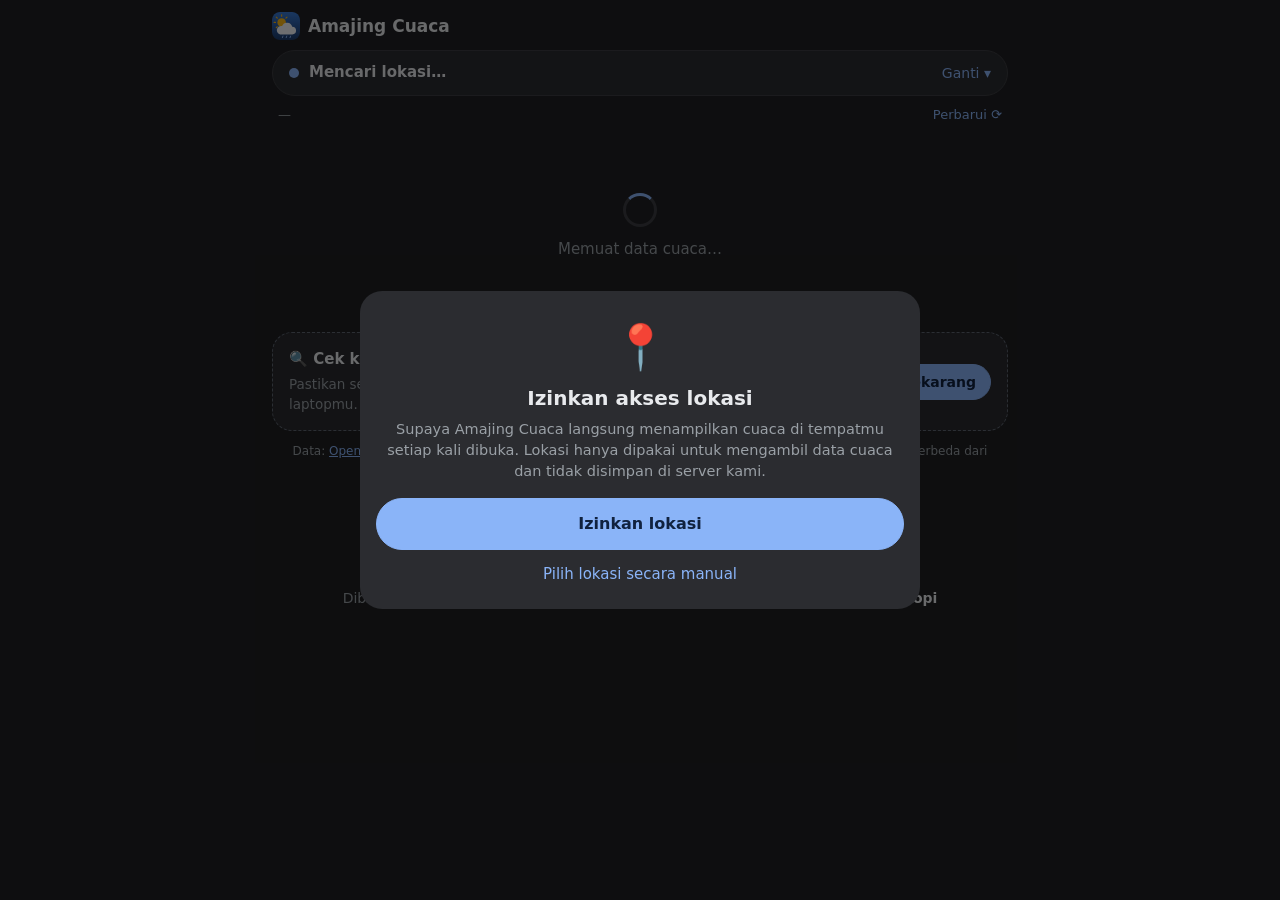
<file: index.html>
<!DOCTYPE html>
<html lang="id">
<head>
  <meta charset="utf-8">
  <meta name="robots" content="noindex, nofollow">
  <meta name="viewport" content="width=device-width, initial-scale=1, viewport-fit=cover">
  <title>Amajing Cuaca — Prakiraan Cuaca 7 Hari</title>
  <meta name="description" content="Prakiraan cuaca 7 hari, hujan per 15 menit, angin, kelembapan, dan kualitas udara (ISPU) di lokasimu. Dari Amajing Labs.">
  <meta name="theme-color" content="#1f2023">
  <meta name="apple-mobile-web-app-capable" content="yes">
  <meta name="mobile-web-app-capable" content="yes">
  <meta name="apple-mobile-web-app-status-bar-style" content="black-translucent">
  <meta name="apple-mobile-web-app-title" content="Amajing Cuaca">
  <link rel="manifest" href="manifest.json">
  <link rel="icon" href="brand/ikon.svg" type="image/svg+xml">
  <link rel="apple-touch-icon" href="brand/apple-touch-icon.png">
  <link rel="preconnect" href="https://api.open-meteo.com" crossorigin>
  <link rel="preconnect" href="https://air-quality-api.open-meteo.com" crossorigin>
  <link rel="dns-prefetch" href="https://api.bigdatacloud.net">
  <link rel="stylesheet" href="style.css">
  <script src="compat.js" defer></script>
  <script type="module" src="app.js"></script>
</head>
<body>

<header class="top">
  <div class="brandbar">
    <img src="brand/ikon.svg" alt="" class="appicon">
    <span class="appname">Amajing Cuaca</span>
    <button id="installBtn" class="pill" hidden>⬇️ Pasang</button>
  </div>
  <button id="locBtn" class="locbar" aria-label="Ganti lokasi">
    <span class="locdot" id="locDot"></span>
    <span class="locname" id="locName">Mencari lokasi…</span>
    <span class="locedit">Ganti ▾</span>
  </button>
  <div class="updated">
    <span id="updatedTxt">—</span>
    <button id="refreshBtn" class="linkbtn">Perbarui ⟳</button>
  </div>
</header>

<main id="app">
  <div id="loading" class="loading"><div class="spin"></div>Memuat data cuaca…</div>
  <div id="errorBox" class="card error" hidden></div>

  <div id="content" hidden>
    <!-- Hujan dalam beberapa jam ke depan -->
    <section class="card" id="nowcast"></section>

    <!-- Sekarang -->
    <section class="card hero" id="hero"></section>

    <!-- Prakiraan 7 hari -->
    <section class="card">
      <h2 class="sec">Prakiraan 7 hari</h2>
      <div id="days" class="days"></div>
    </section>

    <!-- Detail per jam untuk hari terpilih -->
    <section class="card">
      <h2 class="sec" id="hourTitle">Per jam</h2>
      <div class="hscroll" data-sync id="hourly"></div>
    </section>

    <section class="card acc-wrap">
      <details class="acc" id="accRain" open>
        <summary><span class="ico">🌧️</span><b>Curah hujan</b><span class="sumval" id="sumRain"></span></summary>
        <div class="accbody" id="bodyRain"></div>
      </details>
      <details class="acc" id="accWind" open>
        <summary><span class="ico">💨</span><b>Angin</b><span class="sumval" id="sumWind"></span></summary>
        <div class="accbody" id="bodyWind"></div>
      </details>
      <details class="acc" id="accHum" open>
        <summary><span class="ico">💧</span><b>Kelembapan</b><span class="sumval" id="sumHum"></span></summary>
        <div class="accbody" id="bodyHum"></div>
      </details>
      <details class="acc" id="accAir" open>
        <summary><span class="ico">🍃</span><b>Kualitas udara</b><span class="sumval" id="sumAir"></span></summary>
        <div class="accbody" id="bodyAir"></div>
      </details>
    </section>

    <section class="card">
      <h2 class="sec">Info lain hari ini</h2>
      <div class="grid4" id="extra"></div>
    </section>
  </div>

  <section class="card compat-card">
    <div>
      <b>🔍 Cek kompatibilitas HP-mu — gratis</b>
      <p>Pastikan semua fitur (GPS, mode offline, pasang aplikasi) berfungsi di HP atau laptopmu.</p>
    </div>
    <button id="compatBtn" class="pill strong">Cek sekarang</button>
  </section>

  <p class="source">Data: <a href="https://open-meteo.com/" target="_blank" rel="noopener">Open-Meteo</a> (cuaca &amp; kualitas udara, model global) · Nama lokasi: <a href="https://www.bigdatacloud.com/" target="_blank" rel="noopener">BigDataCloud</a>. Prakiraan bisa berbeda dari kondisi nyata.</p>
</main>

<div class="install-bottom" id="installBottom">
  <button id="installBtn2" class="pill strong">⬇️ Instal aplikasi di HP / laptop</button>
  <p>Gratis, ringan, dan bisa dibuka langsung dari layar utama.</p>
</div>

<footer class="foot">
  Dibuat oleh<img class="logo-inline" src="brand/logo-kecil-gelap.svg" alt="Amajing Labs">
  <span class="dot">·</span>
  <a href="https://forms.gle/fZAtNMCwKqhQhgpKA" target="_blank" rel="noopener">💬 Kirim masukan</a>
  <span class="dot">·</span>
  <a href="panduan.html">📖 Panduan</a>
  <span class="dot">·</span>
  <a href="https://saweria.co/amajinglabs" target="_blank" rel="noopener">☕ Traktir kopi</a>
</footer>

<!-- Lembar pilih lokasi -->
<div class="sheet-bg" id="sheetBg" hidden>
  <div class="sheet" role="dialog" aria-modal="true" aria-labelledby="sheetTitle">
    <div class="sheet-head">
      <h3 id="sheetTitle">Pilih lokasi</h3>
      <button class="x" id="sheetClose" aria-label="Tutup">✕</button>
    </div>
    <p class="sheet-msg" id="sheetMsg" hidden></p>
    <button class="gpsbtn" id="gpsBtn">📍 Gunakan lokasi saya sekarang (GPS)</button>
    <div class="search">
      <input id="searchInput" type="search" placeholder="Cari kota / kecamatan / desa…" autocomplete="off" enterkeyhint="search">
    </div>
    <ul class="plist" id="searchResults"></ul>
    <h4 class="ptitle">⭐ Favorit</h4>
    <ul class="plist" id="favList"></ul>
    <h4 class="ptitle">🕘 Pernah dikunjungi</h4>
    <ul class="plist" id="histList"></ul>
  </div>
</div>

<!-- Permintaan izin lokasi (pertama kali dibuka) -->
<div class="sheet-bg" id="permBg" hidden>
  <div class="sheet perm" role="dialog" aria-modal="true" aria-labelledby="permTitle">
    <div class="permicon">📍</div>
    <h3 id="permTitle">Izinkan akses lokasi</h3>
    <p>Supaya Amajing Cuaca langsung menampilkan cuaca di tempatmu setiap kali dibuka. Lokasi hanya dipakai untuk mengambil data cuaca dan tidak disimpan di server kami.</p>
    <button class="pill strong" id="permAllow">Izinkan lokasi</button>
    <button class="linkbtn" id="permManual">Pilih lokasi secara manual</button>
  </div>
</div>

<div class="toast" id="toast" hidden></div>
</body>
</html>
</file>
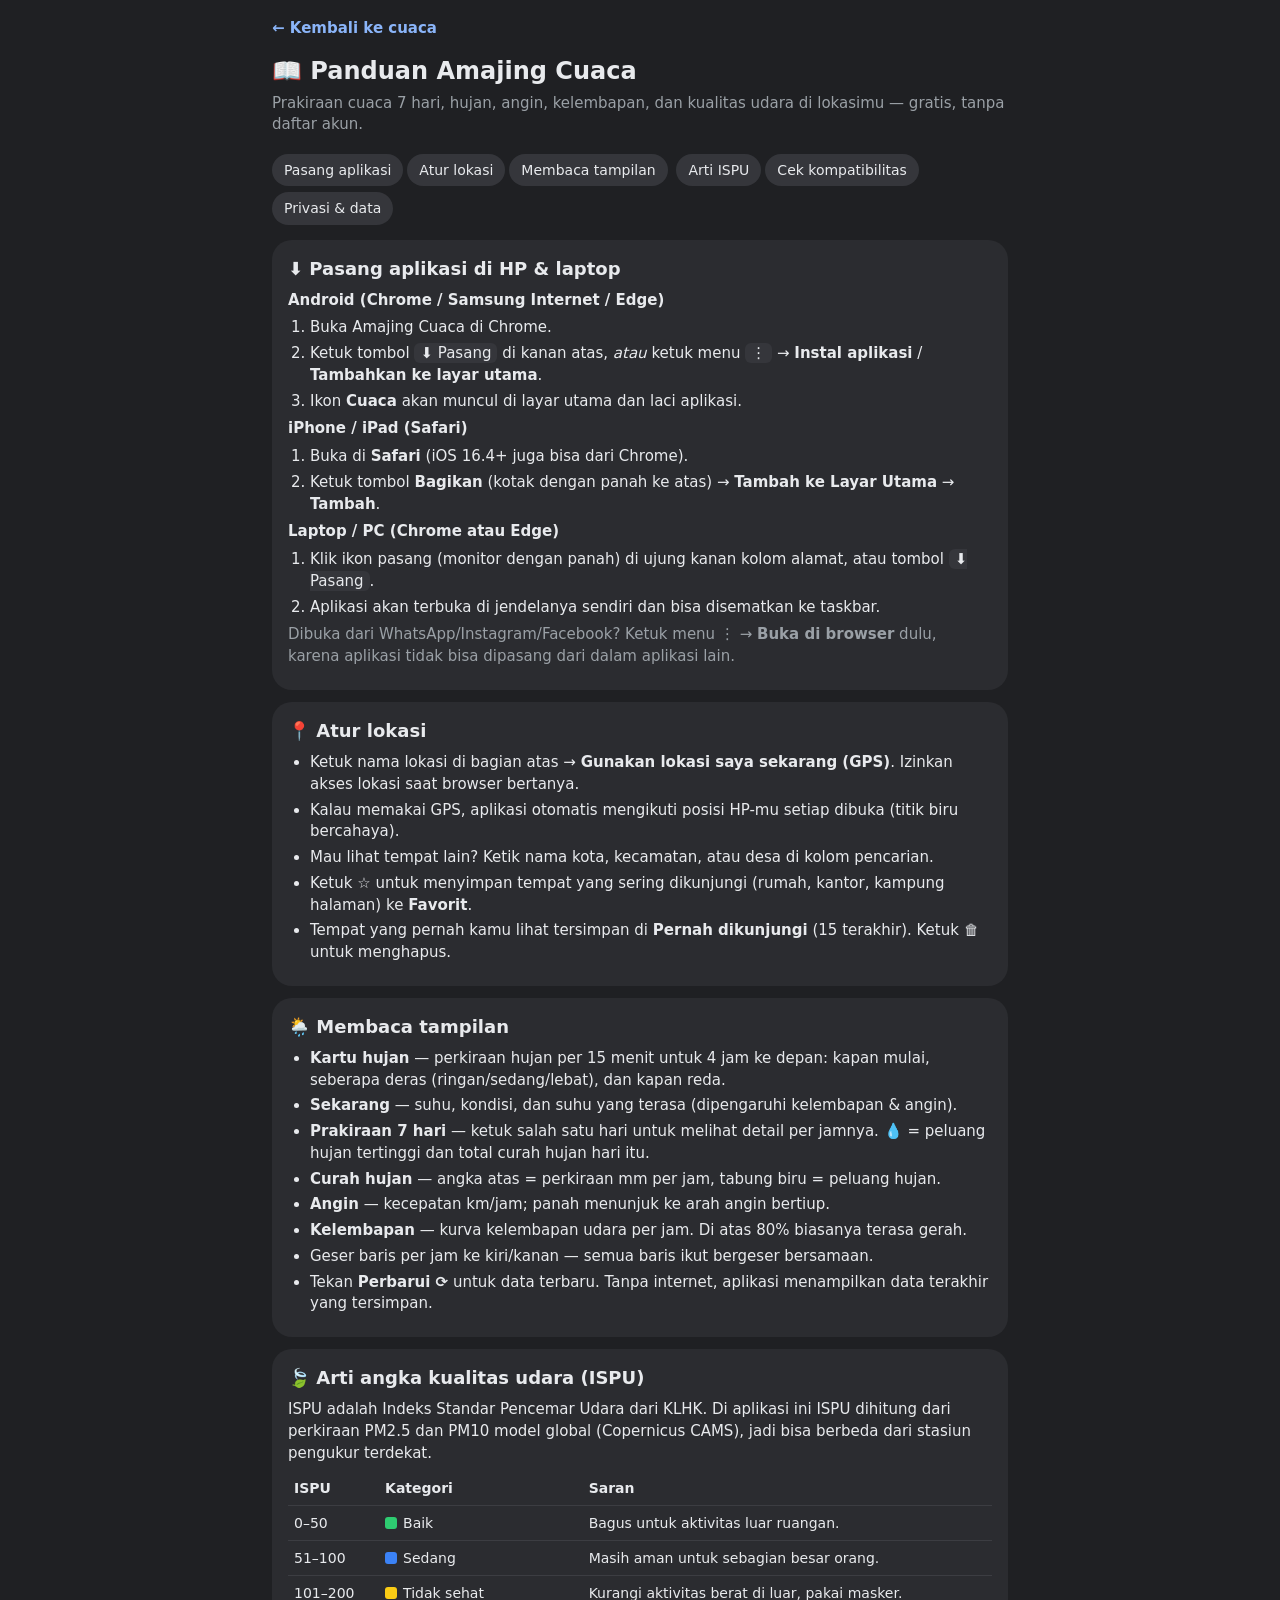
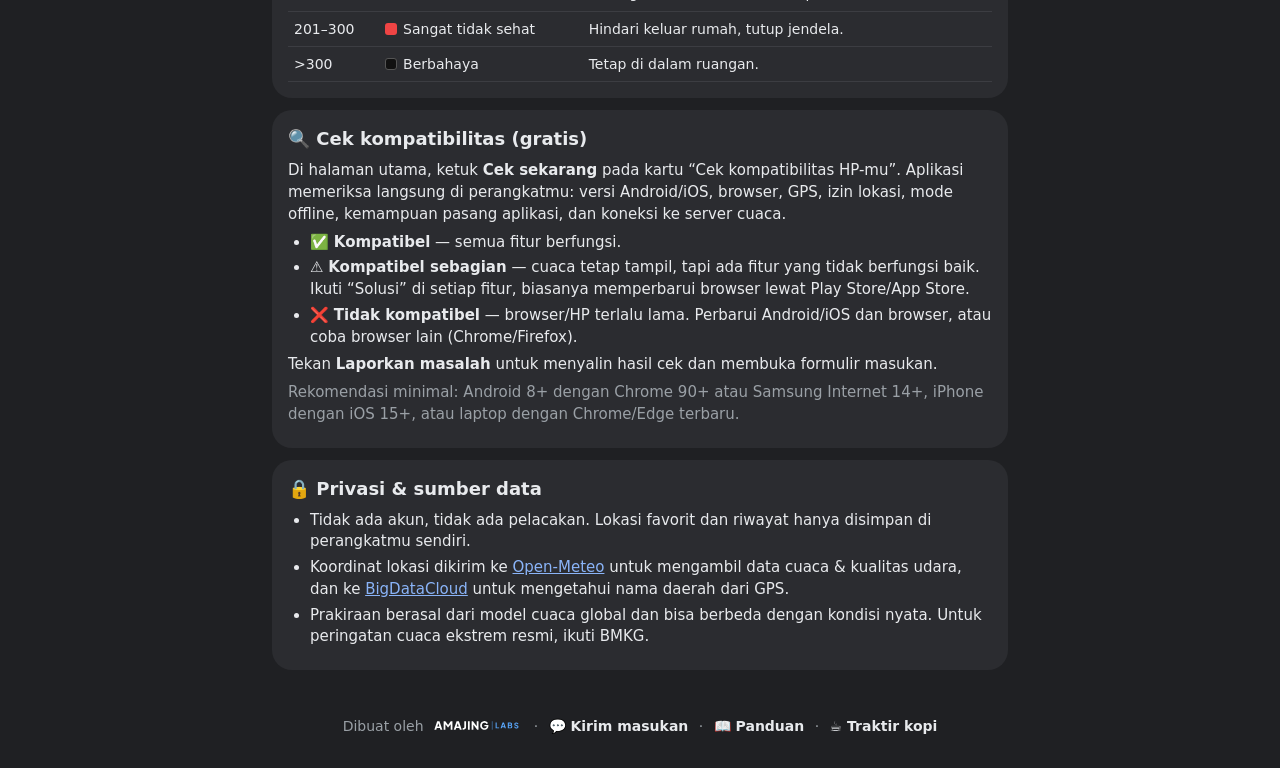
<file: panduan.html>
<!DOCTYPE html>
<html lang="id">
<head>
  <meta charset="utf-8">
  <meta name="robots" content="noindex, nofollow">
  <meta name="viewport" content="width=device-width, initial-scale=1, viewport-fit=cover">
  <title>Panduan — Amajing Cuaca</title>
  <meta name="theme-color" content="#1f2023">
  <link rel="icon" href="brand/ikon.svg" type="image/svg+xml">
  <link rel="manifest" href="manifest.json">
  <link rel="stylesheet" href="style.css">
  <style>
    .doc { max-width: 760px; margin: 0 auto; padding: 12px; }
    .doc h1 { font-size: 24px; margin: 8px 0 4px; }
    .doc h2 { font-size: 18px; margin: 0 0 8px; }
    .doc ol, .doc ul { padding-left: 22px; margin: 6px 0; }
    .doc li { margin: 4px 0; }
    .doc .card p { margin: 6px 0; }
    .back { display: inline-block; margin: 6px 0; text-decoration: none; font-weight: 600; }
    .toc a { display: inline-block; margin: 3px 4px 3px 0; padding: 6px 12px; background: var(--card2); border-radius: 999px; text-decoration: none; color: var(--text); font-size: 14px; }
    table.t { width: 100%; border-collapse: collapse; font-size: 14px; }
    table.t td, table.t th { border-bottom: 1px solid var(--line); padding: 7px 6px; text-align: left; vertical-align: top; }
    .sw { display: inline-block; width: 12px; height: 12px; border-radius: 3px; vertical-align: -1px; margin-right: 6px; }
    kbd { background: var(--card2); border-radius: 6px; padding: 1px 6px; font: inherit; }
  </style>
</head>
<body>
<div class="doc">
  <a class="back" href="index.html">← Kembali ke cuaca</a>
  <h1>📖 Panduan Amajing Cuaca</h1>
  <p style="color:var(--muted);margin-top:0">Prakiraan cuaca 7 hari, hujan, angin, kelembapan, dan kualitas udara di lokasimu — gratis, tanpa daftar akun.</p>
  <nav class="toc">
    <a href="#pasang">Pasang aplikasi</a><a href="#lokasi">Atur lokasi</a><a href="#baca">Membaca tampilan</a>
    <a href="#ispu">Arti ISPU</a><a href="#kompatibel">Cek kompatibilitas</a><a href="#privasi">Privasi &amp; data</a>
  </nav>

  <section class="card" id="pasang">
    <h2>⬇️ Pasang aplikasi di HP &amp; laptop</h2>
    <p><b>Android (Chrome / Samsung Internet / Edge)</b></p>
    <ol>
      <li>Buka Amajing Cuaca di Chrome.</li>
      <li>Ketuk tombol <kbd>⬇️ Pasang</kbd> di kanan atas, <i>atau</i> ketuk menu <kbd>⋮</kbd> → <b>Instal aplikasi</b> / <b>Tambahkan ke layar utama</b>.</li>
      <li>Ikon <b>Cuaca</b> akan muncul di layar utama dan laci aplikasi.</li>
    </ol>
    <p><b>iPhone / iPad (Safari)</b></p>
    <ol>
      <li>Buka di <b>Safari</b> (iOS 16.4+ juga bisa dari Chrome).</li>
      <li>Ketuk tombol <b>Bagikan</b> (kotak dengan panah ke atas) → <b>Tambah ke Layar Utama</b> → <b>Tambah</b>.</li>
    </ol>
    <p><b>Laptop / PC (Chrome atau Edge)</b></p>
    <ol>
      <li>Klik ikon pasang (monitor dengan panah) di ujung kanan kolom alamat, atau tombol <kbd>⬇️ Pasang</kbd>.</li>
      <li>Aplikasi akan terbuka di jendelanya sendiri dan bisa disematkan ke taskbar.</li>
    </ol>
    <p style="color:var(--muted)">Dibuka dari WhatsApp/Instagram/Facebook? Ketuk menu ⋮ → <b>Buka di browser</b> dulu, karena aplikasi tidak bisa dipasang dari dalam aplikasi lain.</p>
  </section>

  <section class="card" id="lokasi">
    <h2>📍 Atur lokasi</h2>
    <ul>
      <li>Ketuk nama lokasi di bagian atas → <b>Gunakan lokasi saya sekarang (GPS)</b>. Izinkan akses lokasi saat browser bertanya.</li>
      <li>Kalau memakai GPS, aplikasi otomatis mengikuti posisi HP-mu setiap dibuka (titik biru bercahaya).</li>
      <li>Mau lihat tempat lain? Ketik nama kota, kecamatan, atau desa di kolom pencarian.</li>
      <li>Ketuk <b>☆</b> untuk menyimpan tempat yang sering dikunjungi (rumah, kantor, kampung halaman) ke <b>Favorit</b>.</li>
      <li>Tempat yang pernah kamu lihat tersimpan di <b>Pernah dikunjungi</b> (15 terakhir). Ketuk 🗑 untuk menghapus.</li>
    </ul>
  </section>

  <section class="card" id="baca">
    <h2>🌦️ Membaca tampilan</h2>
    <ul>
      <li><b>Kartu hujan</b> — perkiraan hujan per 15 menit untuk 4 jam ke depan: kapan mulai, seberapa deras (ringan/sedang/lebat), dan kapan reda.</li>
      <li><b>Sekarang</b> — suhu, kondisi, dan suhu yang terasa (dipengaruhi kelembapan &amp; angin).</li>
      <li><b>Prakiraan 7 hari</b> — ketuk salah satu hari untuk melihat detail per jamnya. 💧 = peluang hujan tertinggi dan total curah hujan hari itu.</li>
      <li><b>Curah hujan</b> — angka atas = perkiraan mm per jam, tabung biru = peluang hujan.</li>
      <li><b>Angin</b> — kecepatan km/jam; panah menunjuk ke arah angin bertiup.</li>
      <li><b>Kelembapan</b> — kurva kelembapan udara per jam. Di atas 80% biasanya terasa gerah.</li>
      <li>Geser baris per jam ke kiri/kanan — semua baris ikut bergeser bersamaan.</li>
      <li>Tekan <b>Perbarui ⟳</b> untuk data terbaru. Tanpa internet, aplikasi menampilkan data terakhir yang tersimpan.</li>
    </ul>
  </section>

  <section class="card" id="ispu">
    <h2>🍃 Arti angka kualitas udara (ISPU)</h2>
    <p>ISPU adalah Indeks Standar Pencemar Udara dari KLHK. Di aplikasi ini ISPU dihitung dari perkiraan PM2.5 dan PM10 model global (Copernicus CAMS), jadi bisa berbeda dari stasiun pengukur terdekat.</p>
    <table class="t">
      <tr><th>ISPU</th><th>Kategori</th><th>Saran</th></tr>
      <tr><td>0–50</td><td><span class="sw" style="background:#2ecc71"></span>Baik</td><td>Bagus untuk aktivitas luar ruangan.</td></tr>
      <tr><td>51–100</td><td><span class="sw" style="background:#3b82f6"></span>Sedang</td><td>Masih aman untuk sebagian besar orang.</td></tr>
      <tr><td>101–200</td><td><span class="sw" style="background:#facc15"></span>Tidak sehat</td><td>Kurangi aktivitas berat di luar, pakai masker.</td></tr>
      <tr><td>201–300</td><td><span class="sw" style="background:#ef4444"></span>Sangat tidak sehat</td><td>Hindari keluar rumah, tutup jendela.</td></tr>
      <tr><td>&gt;300</td><td><span class="sw" style="background:#111;border:1px solid #555"></span>Berbahaya</td><td>Tetap di dalam ruangan.</td></tr>
    </table>
  </section>

  <section class="card" id="kompatibel">
    <h2>🔍 Cek kompatibilitas (gratis)</h2>
    <p>Di halaman utama, ketuk <b>Cek sekarang</b> pada kartu “Cek kompatibilitas HP-mu”. Aplikasi memeriksa langsung di perangkatmu: versi Android/iOS, browser, GPS, izin lokasi, mode offline, kemampuan pasang aplikasi, dan koneksi ke server cuaca.</p>
    <ul>
      <li>✅ <b>Kompatibel</b> — semua fitur berfungsi.</li>
      <li>⚠️ <b>Kompatibel sebagian</b> — cuaca tetap tampil, tapi ada fitur yang tidak berfungsi baik. Ikuti “Solusi” di setiap fitur, biasanya memperbarui browser lewat Play Store/App Store.</li>
      <li>❌ <b>Tidak kompatibel</b> — browser/HP terlalu lama. Perbarui Android/iOS dan browser, atau coba browser lain (Chrome/Firefox).</li>
    </ul>
    <p>Tekan <b>Laporkan masalah</b> untuk menyalin hasil cek dan membuka formulir masukan.</p>
    <p style="color:var(--muted)">Rekomendasi minimal: Android 8+ dengan Chrome 90+ atau Samsung Internet 14+, iPhone dengan iOS 15+, atau laptop dengan Chrome/Edge terbaru.</p>
  </section>

  <section class="card" id="privasi">
    <h2>🔒 Privasi &amp; sumber data</h2>
    <ul>
      <li>Tidak ada akun, tidak ada pelacakan. Lokasi favorit dan riwayat hanya disimpan di perangkatmu sendiri.</li>
      <li>Koordinat lokasi dikirim ke <a href="https://open-meteo.com/" target="_blank" rel="noopener">Open-Meteo</a> untuk mengambil data cuaca &amp; kualitas udara, dan ke <a href="https://www.bigdatacloud.com/" target="_blank" rel="noopener">BigDataCloud</a> untuk mengetahui nama daerah dari GPS.</li>
      <li>Prakiraan berasal dari model cuaca global dan bisa berbeda dengan kondisi nyata. Untuk peringatan cuaca ekstrem resmi, ikuti BMKG.</li>
    </ul>
  </section>
</div>

<footer class="foot">
  Dibuat oleh<img class="logo-inline" src="brand/logo-kecil-gelap.svg" alt="Amajing Labs">
  <span class="dot">·</span>
  <a href="https://forms.gle/fZAtNMCwKqhQhgpKA" target="_blank" rel="noopener">💬 Kirim masukan</a>
  <span class="dot">·</span>
  <a href="panduan.html">📖 Panduan</a>
  <span class="dot">·</span>
  <a href="https://saweria.co/amajinglabs" target="_blank" rel="noopener">☕ Traktir kopi</a>
</footer>
</body>
</html>
</file>
<file: style.css>
:root {
  --bg: #1f2023;
  --card: #2b2c30;
  --card2: #35363b;
  --line: #3c3d42;
  --text: #e8eaed;
  --muted: #9aa0a6;
  --blue: #8ab4f8;
  --blue-soft: rgba(138, 180, 248, .18);
  --yellow: #fdd663;
  --col: 64px;
  --radius: 20px;
}
* { box-sizing: border-box; }
html { -webkit-text-size-adjust: 100%; }
body {
  margin: 0; background: var(--bg); color: var(--text);
  font: 15px/1.45 system-ui, -apple-system, "Segoe UI", Roboto, "Helvetica Neue", Arial, sans-serif;
  padding: env(safe-area-inset-top) env(safe-area-inset-right) env(safe-area-inset-bottom) env(safe-area-inset-left);
}
a { color: var(--blue); }
button { font: inherit; color: inherit; cursor: pointer; }
.top, main, .foot { max-width: 760px; margin: 0 auto; }
main { padding: 0 12px; }

/* ---------- Header ---------- */
.top { padding: 12px 12px 4px; }
.brandbar { display: flex; align-items: center; gap: 8px; }
.appicon { width: 28px; height: 28px; border-radius: 8px; }
.appname { font-weight: 700; font-size: 17px; flex: 1; }
.pill {
  border: 1px solid var(--line); background: var(--card); border-radius: 999px;
  padding: 7px 14px; font-size: 14px;
}
.pill.strong { background: var(--blue); color: #10223f; border-color: var(--blue); font-weight: 700; white-space: nowrap; }
.locbar {
  margin-top: 10px; width: 100%; display: flex; align-items: center; gap: 10px;
  background: var(--card); border: 1px solid var(--line); border-radius: 999px; padding: 11px 16px; text-align: left;
}
.locdot { width: 10px; height: 10px; border-radius: 50%; background: var(--blue); flex: none; }
.locdot.gps { box-shadow: 0 0 0 4px var(--blue-soft); }
.locname { flex: 1; font-weight: 600; white-space: nowrap; overflow: hidden; text-overflow: ellipsis; }
.locedit { color: var(--blue); font-size: 14px; white-space: nowrap; }
.updated { display: flex; justify-content: space-between; align-items: center; color: var(--muted); font-size: 13px; padding: 6px 6px 0; }
.linkbtn { background: none; border: 0; color: var(--blue); padding: 4px 0; }

/* ---------- Cards ---------- */
.card { background: var(--card); border-radius: var(--radius); padding: 16px; margin: 12px 0; overflow: hidden; }
.sec { font-size: 16px; margin: 0 0 12px; font-weight: 600; }
.loading { text-align: center; color: var(--muted); padding: 60px 0; }
.spin { width: 34px; height: 34px; margin: 0 auto 12px; border: 3px solid var(--line); border-top-color: var(--blue); border-radius: 50%; animation: sp 1s linear infinite; }
@keyframes sp { to { transform: rotate(360deg); } }
.error { border: 1px solid #f28b82; color: #f6aea9; }
.error button { margin-top: 10px; }

/* Nowcast */
.nc-title { font-weight: 600; font-size: 17px; margin: 0; }
.nc-sub { color: var(--muted); margin: 2px 0 12px; font-size: 14px; }
.nc-chart { display: grid; grid-template-columns: 64px 1fr; gap: 6px; }
.nc-levels { display: flex; flex-direction: column; justify-content: space-between; color: var(--muted); font-size: 12px; height: 84px; padding: 2px 0; }
.nc-bars { position: relative; height: 84px; display: flex; align-items: flex-end; gap: 3px; border-bottom: 1px solid var(--line);
  background: repeating-linear-gradient(to top, transparent 0 27px, var(--line) 27px 28px); }
.nc-bars span { flex: 1; background: var(--blue); border-radius: 3px 3px 0 0; min-height: 0; opacity: .9; }
.nc-axis { grid-column: 2; display: flex; justify-content: space-between; color: var(--muted); font-size: 12px; }
.nc-none { display: flex; gap: 10px; align-items: center; }
.nc-none .big { font-size: 26px; }

/* Hero */
.hero { position: relative; padding: 20px; }
.hero.sky-clear-day { background: linear-gradient(160deg, #2e6fd1, #2b2c30 75%); }
.hero.sky-clear-night { background: linear-gradient(160deg, #1b2a52, #2b2c30 75%); }
.hero.sky-cloud-day { background: linear-gradient(160deg, #4a5a73, #2b2c30 75%); }
.hero.sky-cloud-night { background: linear-gradient(160deg, #2c3446, #2b2c30 75%); }
.hero.sky-rain { background: linear-gradient(160deg, #34465f, #2b2c30 75%); }
.hero.sky-storm { background: linear-gradient(160deg, #3b3355, #2b2c30 75%); }
.hero-top { display: flex; justify-content: space-between; align-items: flex-start; gap: 10px; }
.now-label { font-size: 15px; opacity: .9; }
.now-temp { display: flex; align-items: center; gap: 6px; }
.now-temp .t { font-size: 72px; font-weight: 400; line-height: 1; letter-spacing: -2px; }
.now-temp svg { width: 70px; height: 70px; }
.now-desc { text-align: right; }
.now-desc .d { font-size: 20px; font-weight: 600; }
.now-desc .f { opacity: .85; font-size: 14px; }
.now-desc .hl { opacity: .85; font-size: 14px; }

/* Hourly / horizontal scrollers */
.hscroll { overflow-x: auto; scrollbar-width: none; -webkit-overflow-scrolling: touch; }
.hscroll::-webkit-scrollbar { display: none; }
.hrow { display: flex; width: max-content; }
.hcol { width: var(--col); flex: none; text-align: center; display: flex; flex-direction: column; align-items: center; gap: 4px; }
.hcol .tmp { font-size: 16px; }
.hcol .pp { font-size: 12.5px; color: var(--blue); min-height: 18px; }
.hcol svg { width: 34px; height: 34px; }
.hcol .tm { color: var(--muted); font-size: 13px; }
.hcol.now .tm { color: var(--text); font-weight: 700; }

/* Days */
.days { display: flex; flex-direction: column; gap: 6px; }
.day {
  display: grid; grid-template-columns: 74px 40px 1fr auto; align-items: center; gap: 10px;
  background: var(--card2); border: 1.5px solid transparent; border-radius: 14px; padding: 8px 12px; text-align: left; width: 100%;
}
.day.sel { border-color: #c9d6ea; background: #3a3d45; }
.day .dn { font-weight: 700; }
.day .dd { color: var(--muted); font-size: 12.5px; }
.day svg { width: 38px; height: 38px; }
.day .desc { font-size: 14px; }
.day .desc small { display: block; color: var(--blue); font-size: 12.5px; }
.day .mm { font-size: 15px; white-space: nowrap; }
.day .mm .lo { color: var(--muted); }

/* Accordions */
.acc-wrap { padding: 4px 16px; }
.acc { border-bottom: 1px solid var(--line); }
.acc:last-child { border-bottom: 0; }
.acc summary { list-style: none; display: flex; align-items: center; gap: 12px; padding: 14px 0; cursor: pointer; font-size: 16px; }
.acc summary::-webkit-details-marker { display: none; }
.acc summary::after { content: "⌄"; margin-left: auto; color: var(--muted); font-size: 20px; transition: transform .2s; line-height: 1; }
.acc[open] summary::after { transform: rotate(180deg); }
.acc .ico { width: 38px; height: 38px; border-radius: 10px; background: var(--card2); display: grid; place-items: center; font-size: 18px; }
.acc .sumval { color: var(--muted); font-weight: 400; }
.acc .sumval:not(:empty)::before { content: "· "; }
.accbody { padding: 0 0 16px; }
.acc-head { margin: 0 0 12px; }
.acc-head b { font-weight: 700; }
.mm-row .v { font-size: 13px; min-height: 18px; }
.ppbar { width: 52px; height: 14px; border: 1.5px solid var(--blue); border-radius: 999px; position: relative; overflow: hidden; }
.ppbar i { position: absolute; left: 0; right: 0; bottom: 0; background: var(--blue); }
.ppcol .pc { color: var(--blue); font-size: 13px; }
.windcol .sp { font-size: 15px; }
.windcol .arr { width: 18px; height: 18px; color: var(--text); }
.humwrap { position: relative; }
.humwrap svg.curve { display: block; }

/* Air quality */
.aq-big { display: flex; align-items: baseline; gap: 12px; }
.aq-big .n { font-size: 56px; line-height: 1; }
.aq-big .c { font-size: 16px; }
.aq-scale { position: relative; margin: 18px 0 4px; height: 16px; border-radius: 999px;
  background: linear-gradient(90deg, #2ecc71 0 16.6%, #3b82f6 16.6% 33.3%, #facc15 33.3% 66.6%, #ef4444 66.6% 99%, #111 99%); }
.aq-marker { position: absolute; top: -12px; width: 0; height: 0; border-left: 6px solid transparent; border-right: 6px solid transparent; border-top: 8px solid var(--text); transform: translateX(-6px); }
.aq-ticks { display: flex; justify-content: space-between; color: var(--muted); font-size: 12px; }
.aq-advice { margin: 12px 0 8px; font-size: 14px; }
.aq-pol { display: grid; grid-template-columns: repeat(3, 1fr); gap: 8px; margin-top: 10px; }
.aq-pol div { background: var(--card2); border-radius: 12px; padding: 8px 10px; font-size: 13px; }
.aq-pol b { display: block; font-size: 16px; }
.aq-note { color: var(--muted); font-size: 12.5px; margin-top: 10px; }

.grid4 { display: grid; grid-template-columns: repeat(auto-fit, minmax(140px, 1fr)); gap: 8px; }
.grid4 div { background: var(--card2); border-radius: 14px; padding: 10px 12px; font-size: 13px; color: var(--muted); }
.grid4 b { display: block; color: var(--text); font-size: 17px; font-weight: 600; }

.compat-card { display: flex; gap: 12px; align-items: center; justify-content: space-between; border: 1px dashed #5f6672; }
.compat-card p { margin: 4px 0 0; color: var(--muted); font-size: 13.5px; }
.source { color: var(--muted); font-size: 12px; text-align: center; padding: 0 10px; }

.install-bottom { max-width: 760px; margin: 8px auto 0; padding: 0 12px; text-align: center; }
.install-bottom[hidden] { display: none; }
.install-bottom .pill { width: 100%; max-width: 420px; padding: 13px 18px; font-size: 16px; }
.install-bottom p { color: var(--muted); font-size: 13px; margin: 6px 0 0; }

/* Footer */
.foot { text-align: center; color: var(--muted); font-size: 14px; padding: 18px 12px 28px; line-height: 2; }
.foot a { color: var(--text); text-decoration: none; font-weight: 600; white-space: nowrap; }
.foot a:hover { color: var(--blue); }
.foot .dot { margin: 0 6px; }
.foot .logo-inline { height: 17px; width: auto; vertical-align: -3px; margin-left: 6px; }

/* Location sheet */
.sheet-bg { position: fixed; inset: 0; background: rgba(0,0,0,.55); z-index: 50; display: flex; align-items: flex-end; justify-content: center; }
.sheet-bg[hidden] { display: none; }
.sheet { background: var(--card); width: 100%; max-width: 560px; max-height: 88vh; overflow-y: auto; border-radius: 22px 22px 0 0; padding: 16px 16px calc(20px + env(safe-area-inset-bottom)); }
@media (min-width: 700px) { .sheet-bg { align-items: center; } .sheet { border-radius: 22px; } }
.sheet-head { display: flex; align-items: center; justify-content: space-between; }
.sheet-head h3 { margin: 0; font-size: 18px; }
.x { background: var(--card2); border: 0; width: 34px; height: 34px; border-radius: 50%; }
.sheet-msg { background: #41392a; color: #fde293; border-radius: 12px; padding: 10px 12px; font-size: 14px; }
.gpsbtn { width: 100%; margin: 14px 0 10px; padding: 12px; border-radius: 14px; border: 1px solid var(--blue); background: var(--blue-soft); color: var(--blue); font-weight: 600; }
.search input { width: 100%; padding: 12px 14px; border-radius: 14px; border: 1px solid var(--line); background: var(--bg); color: var(--text); font: inherit; }
.ptitle { margin: 16px 0 6px; font-size: 14px; color: var(--muted); font-weight: 600; }
.plist { list-style: none; margin: 6px 0 0; padding: 0; }
.plist li { display: flex; align-items: center; gap: 6px; border-bottom: 1px solid var(--line); }
.plist li.empty { color: var(--muted); font-size: 13.5px; padding: 8px 2px; border: 0; }
.plist .pick { flex: 1; text-align: left; background: none; border: 0; padding: 11px 2px; }
.plist .pick small { display: block; color: var(--muted); font-size: 12.5px; }
.plist .pick.active { color: var(--blue); }
.plist .ib { background: none; border: 0; font-size: 18px; padding: 8px; color: var(--muted); }
.plist .ib.on { color: var(--yellow); }

.sheet.perm { text-align: center; padding-top: 24px; }
.sheet.perm .permicon { font-size: 44px; }
.sheet.perm h3 { margin: 6px 0; font-size: 20px; }
.sheet.perm p { color: var(--muted); font-size: 14.5px; margin: 0 0 16px; }
.sheet.perm .pill { width: 100%; padding: 13px; font-size: 16px; }
.sheet.perm .linkbtn { margin-top: 10px; font-size: 15px; }
.updated .busy { display: inline-block; width: 10px; height: 10px; border: 2px solid var(--line); border-top-color: var(--blue); border-radius: 50%; animation: sp 1s linear infinite; vertical-align: -1px; margin-left: 6px; }
.toast { position: fixed; left: 50%; bottom: calc(24px + env(safe-area-inset-bottom)); transform: translateX(-50%); background: #e8eaed; color: #202124; padding: 10px 16px; border-radius: 12px; z-index: 80; font-size: 14px; max-width: 90vw; box-shadow: 0 6px 20px rgba(0,0,0,.4); }

@media (max-width: 420px) {
  .now-temp .t { font-size: 60px; }
  .now-temp svg { width: 56px; height: 56px; }
  .day { grid-template-columns: 60px 34px 1fr auto; gap: 8px; padding: 8px 10px; }
  .aq-pol { grid-template-columns: repeat(2, 1fr); }
  .compat-card { flex-direction: column; align-items: stretch; }
}
</file>
